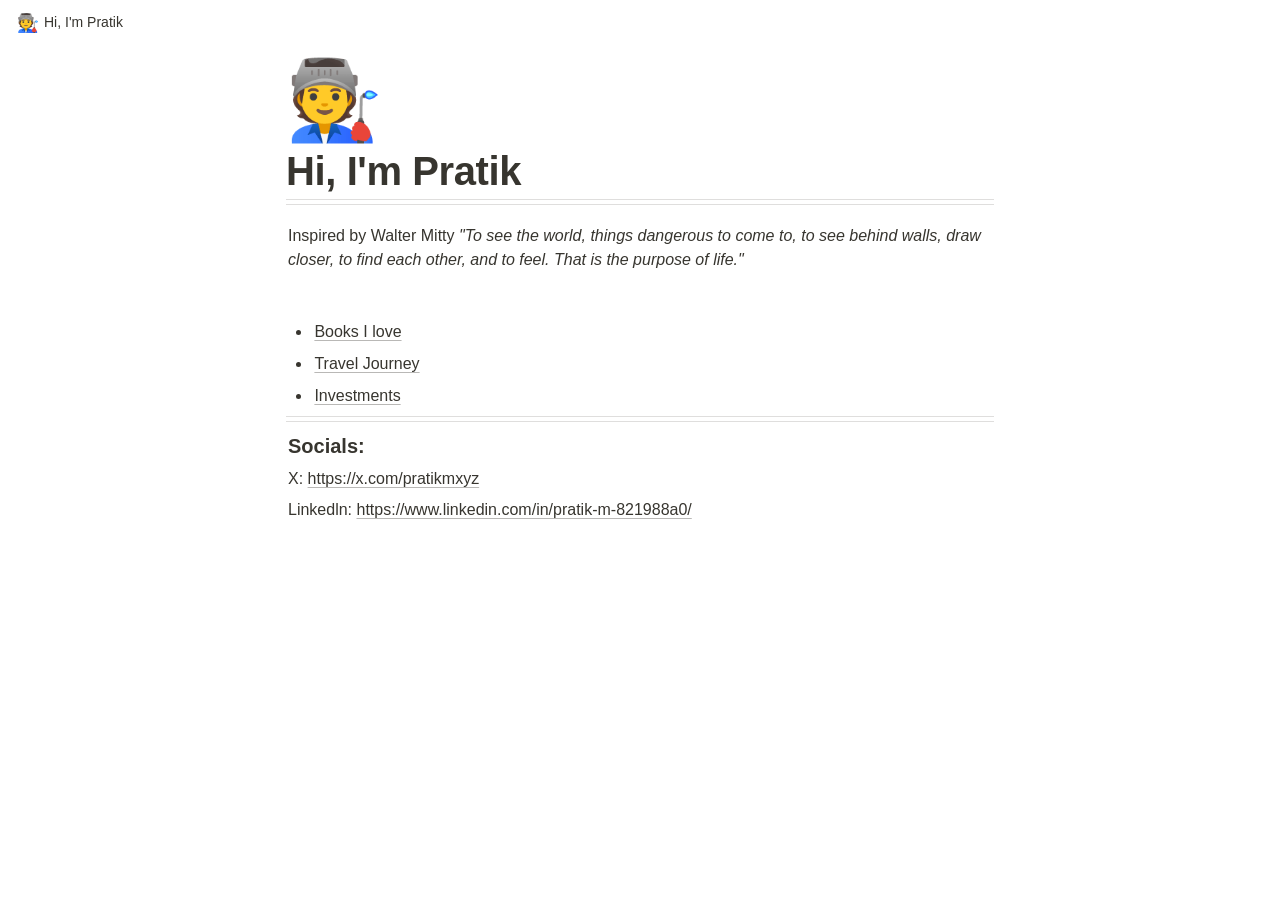
<file: index.html>
<!DOCTYPE html>
<html lang="en">
<head>
  <meta charset="utf-8">
  <meta name="viewport" content="width=device-width, initial-scale=1">
  <title>Hi, I'm Pratik</title>
  <meta name="description" content="Books I love, Travel Journey, Investments">
  <link rel="stylesheet" href="styles.css">
</head>
<body>
  <nav class="topbar">
    <a href="index.html">
      <span class="crumb-icon">🧑‍🏭</span>
      <span class="crumb-title">Hi, I'm Pratik</span>
    </a>
  </nav>
  <main class="page">
    <div class="page-icon-wrap" aria-hidden="true">🧑‍🏭</div>
    <h1 class="page-title">Hi, I'm Pratik</h1>

    <hr class="divider">
    <hr class="divider">

    <p class="quote-line">Inspired by Walter Mitty <em>"To see the world, things dangerous to come to, to see behind walls, draw closer, to find each other, and to feel. That is the purpose of life."</em>  </p>

    <p class="block empty"></p>

    <ul class="bullets">
      <li><a href="books.html">Books I love</a></li>
      <li><a href="travel.html">Travel Journey</a></li>
      <li><a href="https://levitatelabs.xyz" target="_blank" rel="noopener">Investments</a></li>
    </ul>

    <hr class="divider">
    <hr class="divider">

    <h3 class="subhead">Socials:</h3>
    <p class="block">X: <a href="https://x.com/pratikmxyz" target="_blank" rel="noopener">https://x.com/pratikmxyz</a></p>
    <p class="block">Linkedln: <a href="https://www.linkedin.com/in/pratik-m-821988a0/" target="_blank" rel="noopener">https://www.linkedin.com/in/pratik-m-821988a0/</a></p>
  </main>
</body>
</html>
</file>
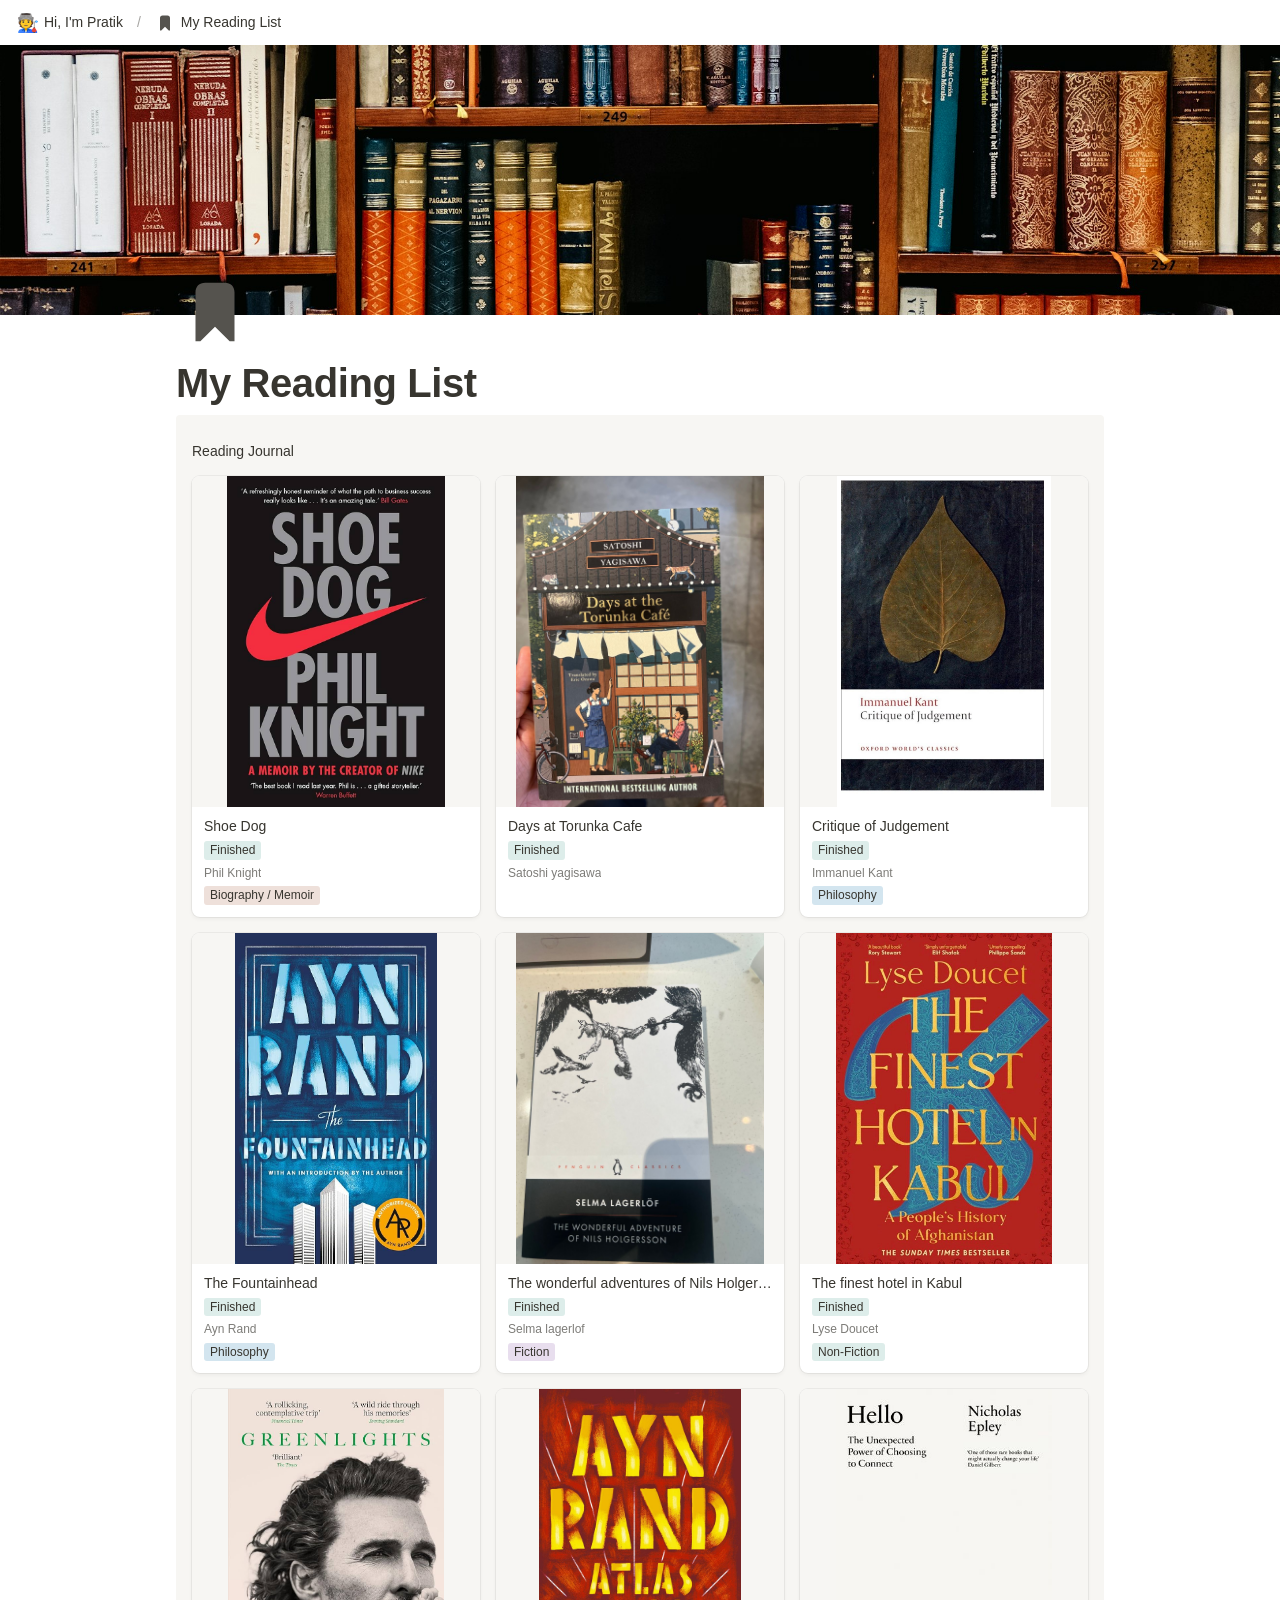
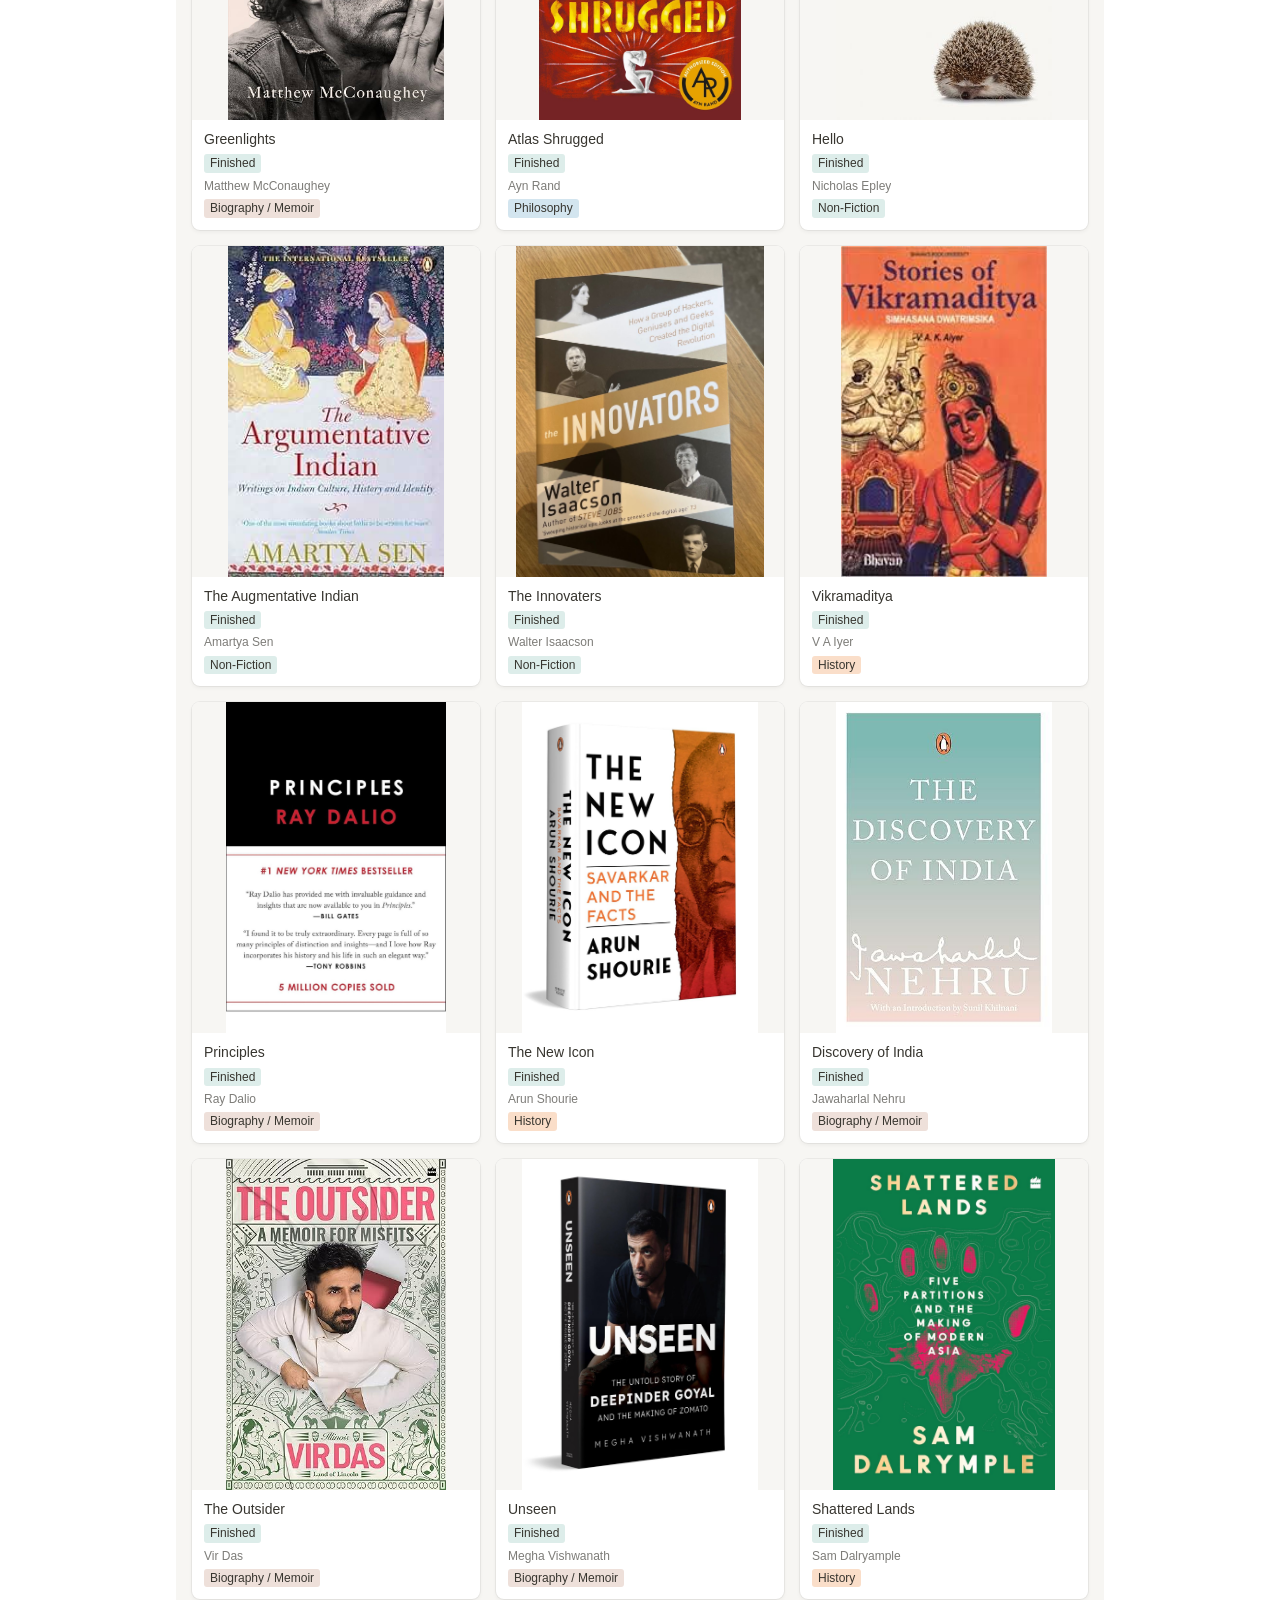
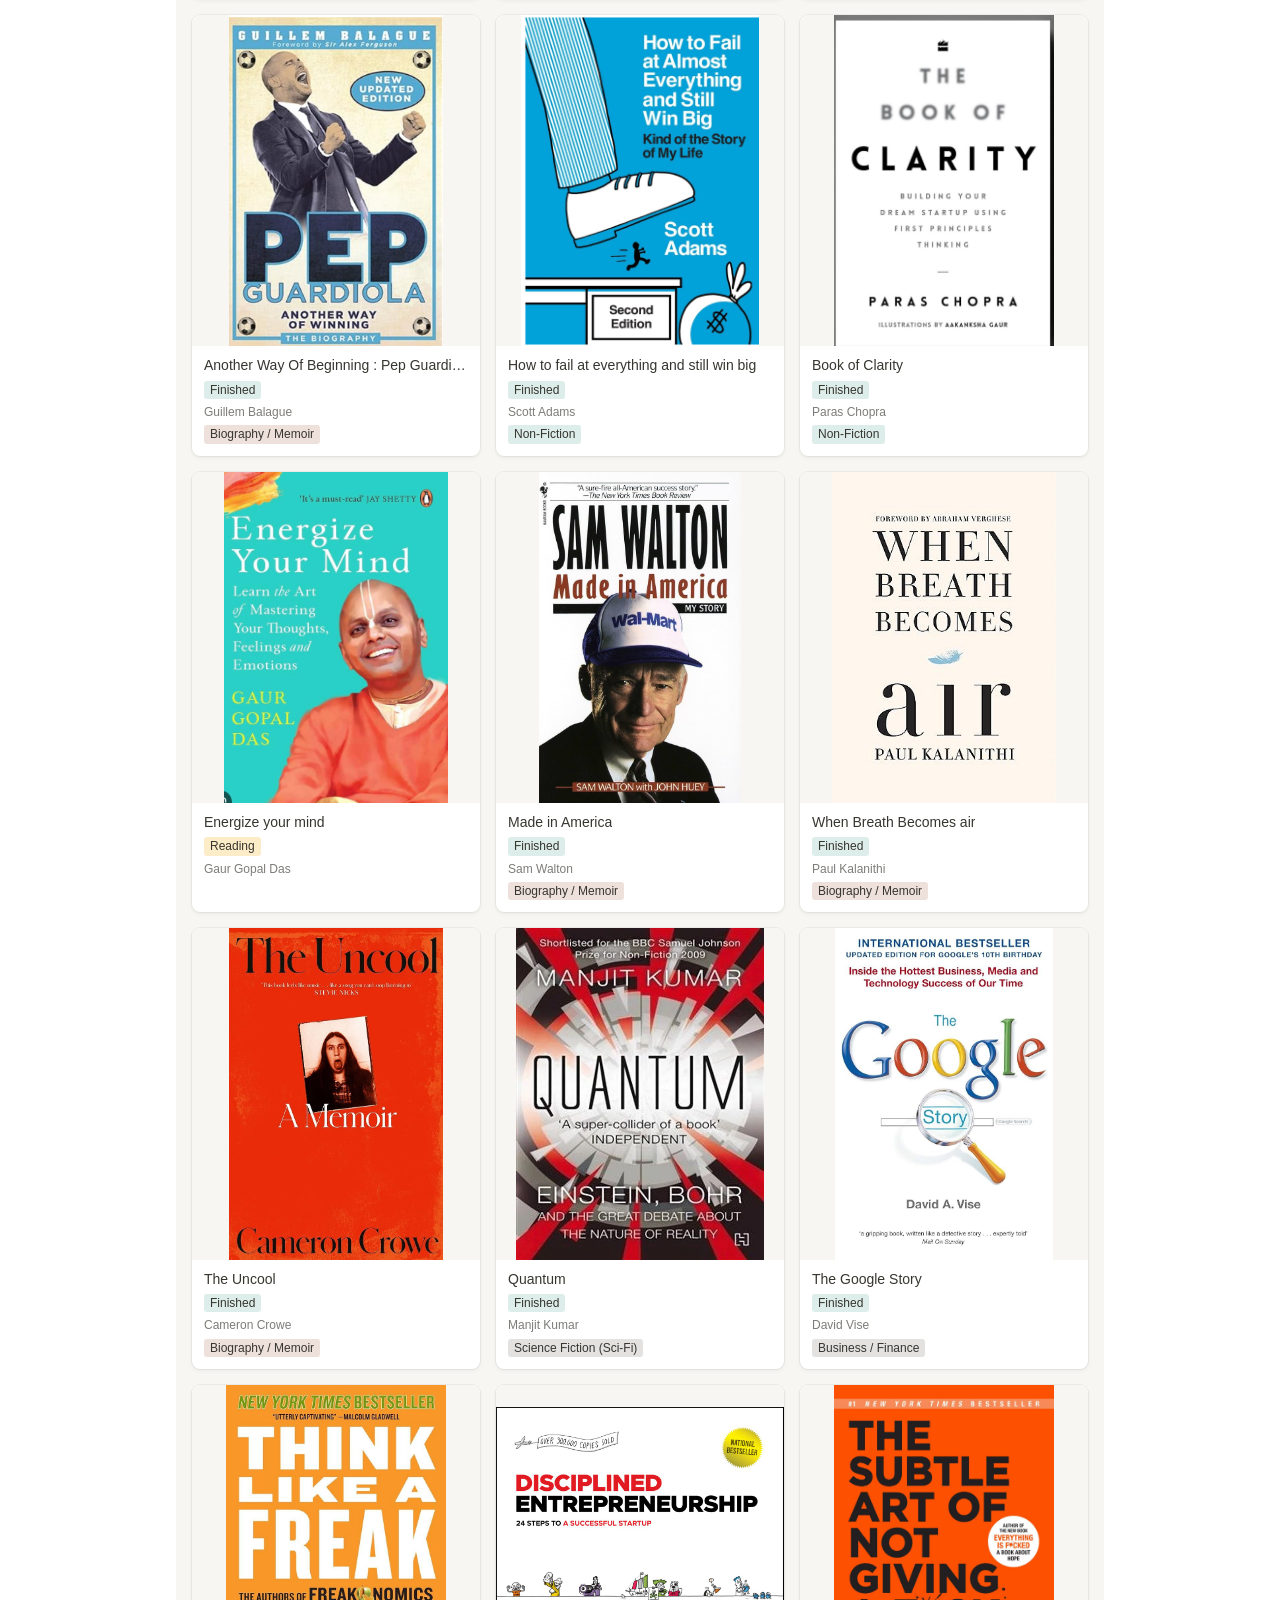
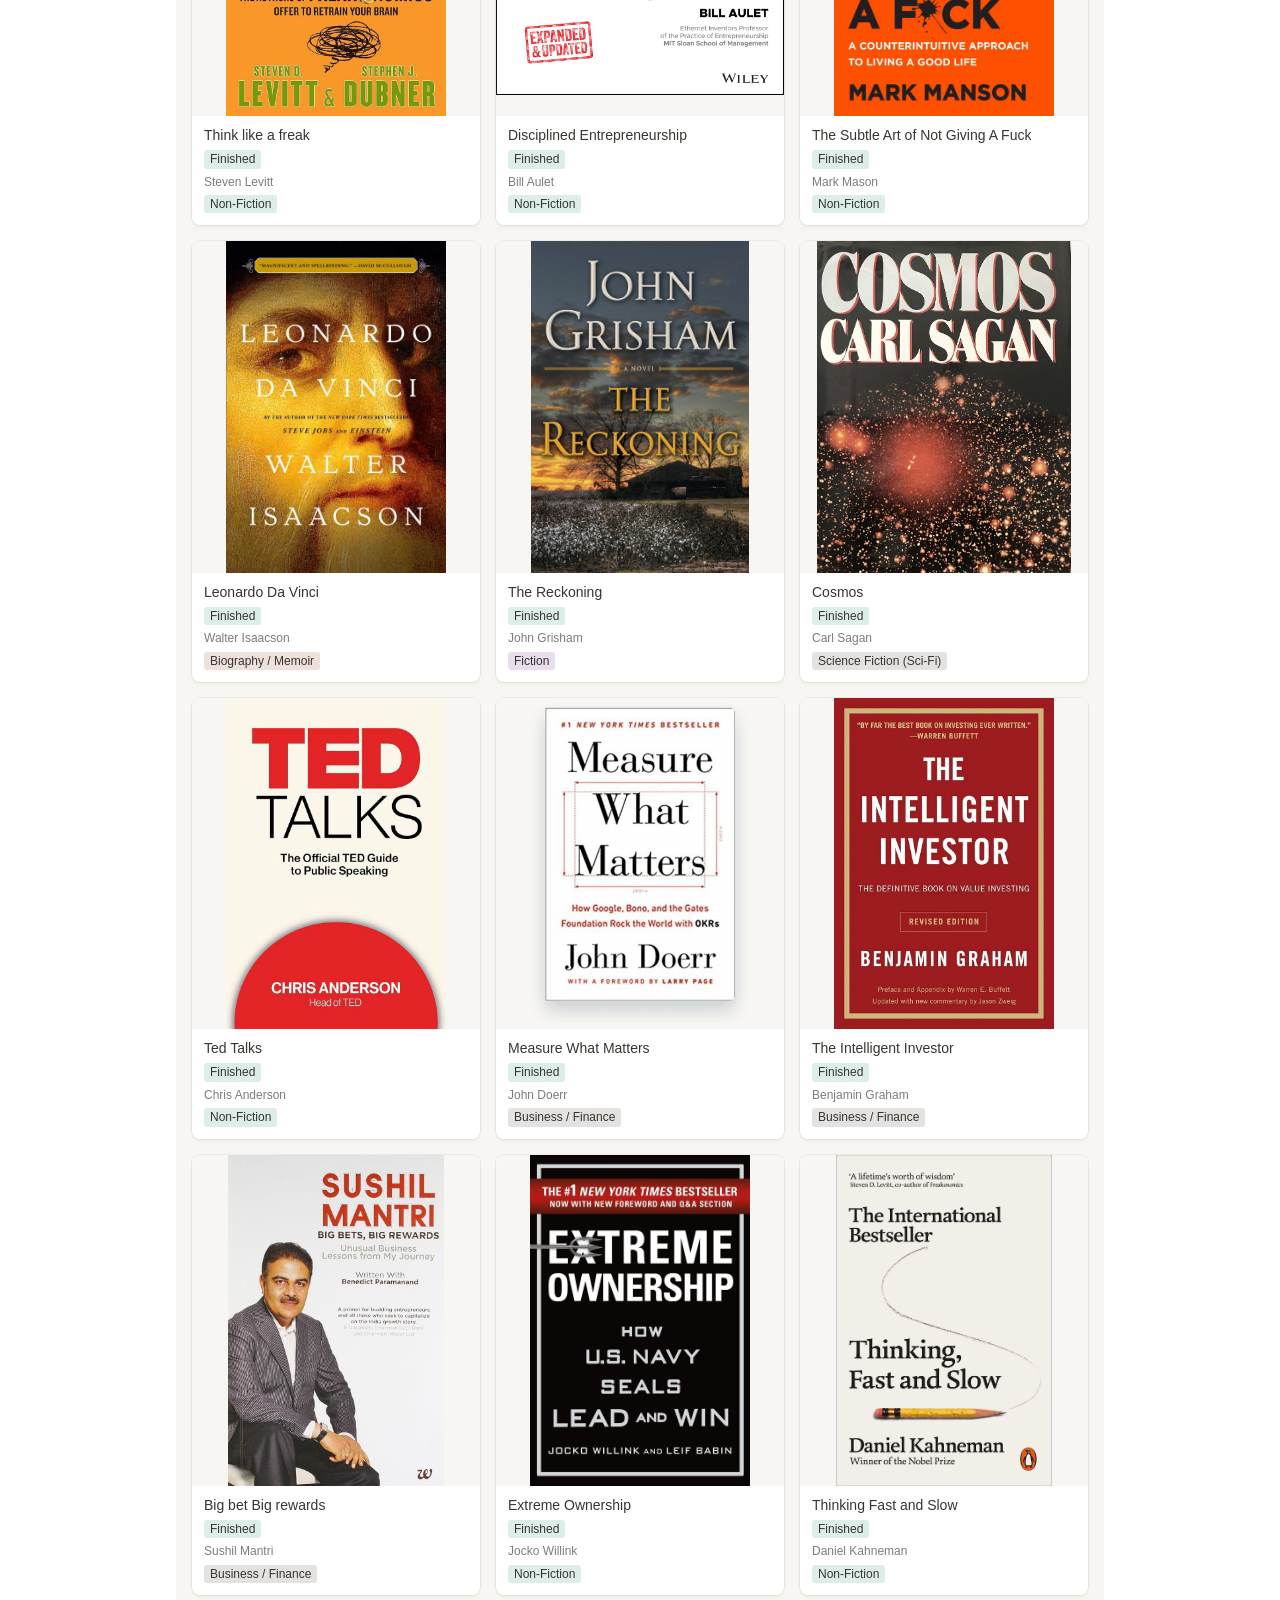
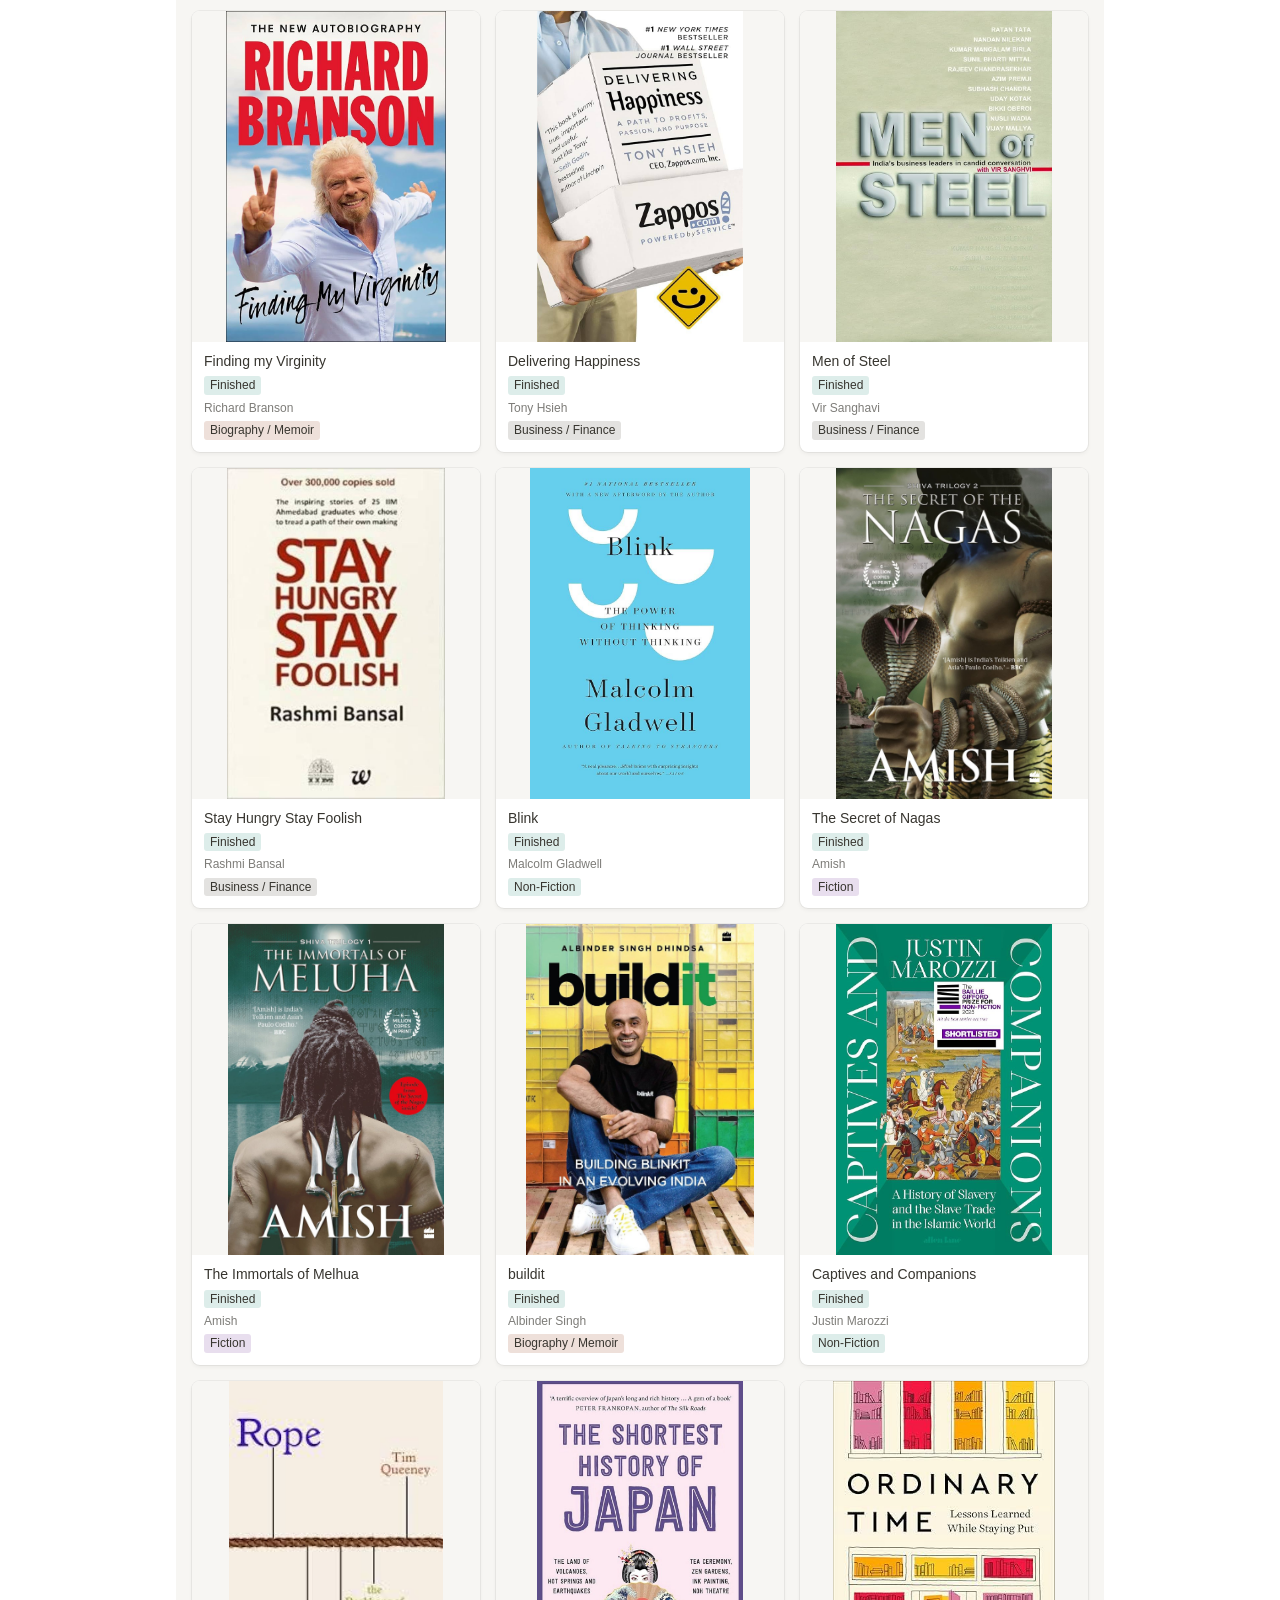
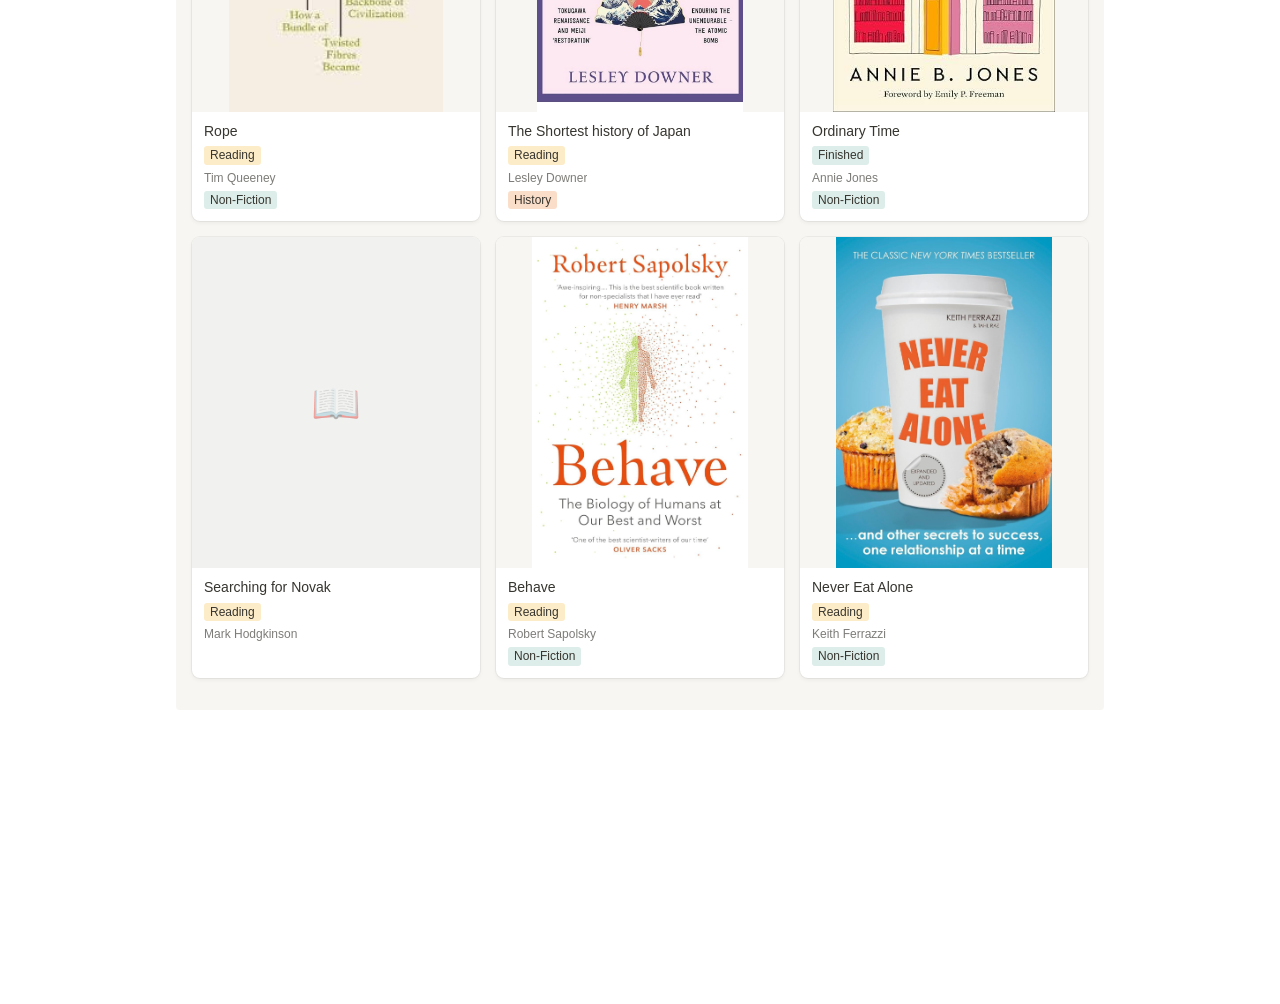
<file: books.html>
<!DOCTYPE html>
<html lang="en">
<head>
  <meta charset="utf-8">
  <meta name="viewport" content="width=device-width, initial-scale=1">
  <title>My Reading List</title>
  <link rel="stylesheet" href="styles.css">
</head>
<body>
  <nav class="topbar">
    <a href="index.html">
      <span class="crumb-icon">🧑‍🏭</span>
      <span class="crumb-title">Hi, I'm Pratik</span>
    </a>
    <span class="sep">/</span>
    <a href="books.html">
      <span class="crumb-icon"><img src="assets/bookmark.svg" alt=""></span>
      <span class="crumb-title">My Reading List</span>
    </a>
  </nav>
  <img class="cover cover-books" src="assets/books-cover.jpg" alt="">
  <main class="page has-cover">
    <div class="page-icon-wrap"><img src="assets/bookmark.svg" alt=""></div>
    <h1 class="page-title">My Reading List</h1>
    <div class="callout">
      <div class="collection-label">Reading Journal</div>
      <div class="gallery">
<article class="card"><div class="card-cover contain"><img src="assets/books/2b56eb40-4fa0-8058-9d00-dfd5026805fa.jpg" alt=""></div><div class="card-body"><div class="card-title"><span>Shoe Dog</span></div><div class="pills"><span class="pill status-Finished">Finished</span></div><div class="pills"><span class="pill muted">Phil Knight</span></div><div class="pills"><span class="pill genre-Biography">Biography / Memoir</span></div></div></article>
<article class="card"><div class="card-cover contain"><img src="assets/books/3636eb40-4fa0-800b-a274-dec257f30102.jpg" alt=""></div><div class="card-body"><div class="card-title"><span>Days at Torunka Cafe</span></div><div class="pills"><span class="pill status-Finished">Finished</span></div><div class="pills"><span class="pill muted">Satoshi yagisawa</span></div></div></article>
<article class="card"><div class="card-cover contain"><img src="assets/books/3276eb40-4fa0-80de-a4d1-df1404410167.jpg" alt=""></div><div class="card-body"><div class="card-title"><span>Critique of Judgement</span></div><div class="pills"><span class="pill status-Finished">Finished</span></div><div class="pills"><span class="pill muted">Immanuel Kant</span></div><div class="pills"><span class="pill genre-Philosophy">Philosophy</span></div></div></article>
<article class="card"><div class="card-cover contain"><img src="assets/books/3676eb40-4fa0-808c-ad23-f8109b49b2a4.jpg" alt=""></div><div class="card-body"><div class="card-title"><span>The Fountainhead</span></div><div class="pills"><span class="pill status-Finished">Finished</span></div><div class="pills"><span class="pill muted">Ayn Rand</span></div><div class="pills"><span class="pill genre-Philosophy">Philosophy</span></div></div></article>
<article class="card"><div class="card-cover contain"><img src="assets/books/3466eb40-4fa0-80b9-8e3f-ea86396b4d3d.jpg" alt=""></div><div class="card-body"><div class="card-title"><span>The wonderful adventures of Nils Holgersson</span></div><div class="pills"><span class="pill status-Finished">Finished</span></div><div class="pills"><span class="pill muted">Selma lagerlof</span></div><div class="pills"><span class="pill genre-Fiction">Fiction</span></div></div></article>
<article class="card"><div class="card-cover contain"><img src="assets/books/37f6eb40-4fa0-80d2-9a5b-e44d4dd401e1.jpg" alt=""></div><div class="card-body"><div class="card-title"><span>The finest hotel in Kabul</span></div><div class="pills"><span class="pill status-Finished">Finished</span></div><div class="pills"><span class="pill muted">Lyse Doucet</span></div><div class="pills"><span class="pill genre-Non-Fiction">Non-Fiction</span></div></div></article>
<article class="card"><div class="card-cover contain"><img src="assets/books/2b56eb40-4fa0-8148-a3d4-dae18f00c036.jpg" alt=""></div><div class="card-body"><div class="card-title"><span>Greenlights</span></div><div class="pills"><span class="pill status-Finished">Finished</span></div><div class="pills"><span class="pill muted">Matthew McConaughey</span></div><div class="pills"><span class="pill genre-Biography">Biography / Memoir</span></div></div></article>
<article class="card"><div class="card-cover contain"><img src="assets/books/2b66eb40-4fa0-802c-9582-cfa4248675d1.jpg" alt=""></div><div class="card-body"><div class="card-title"><span>Atlas Shrugged</span></div><div class="pills"><span class="pill status-Finished">Finished</span></div><div class="pills"><span class="pill muted">Ayn Rand</span></div><div class="pills"><span class="pill genre-Philosophy">Philosophy</span></div></div></article>
<article class="card"><div class="card-cover contain"><img src="assets/books/37f6eb40-4fa0-8015-9cde-dd30c80611c3.jpg" alt=""></div><div class="card-body"><div class="card-title"><span>Hello</span></div><div class="pills"><span class="pill status-Finished">Finished</span></div><div class="pills"><span class="pill muted">Nicholas Epley</span></div><div class="pills"><span class="pill genre-Non-Fiction">Non-Fiction</span></div></div></article>
<article class="card"><div class="card-cover contain"><img src="assets/books/34c6eb40-4fa0-808f-b59d-d3275a31576b.jpg" alt=""></div><div class="card-body"><div class="card-title"><span>The Augmentative Indian</span></div><div class="pills"><span class="pill status-Finished">Finished</span></div><div class="pills"><span class="pill muted">Amartya Sen</span></div><div class="pills"><span class="pill genre-Non-Fiction">Non-Fiction</span></div></div></article>
<article class="card"><div class="card-cover contain"><img src="assets/books/3386eb40-4fa0-8036-852e-faeb13d67bf4.jpg" alt=""></div><div class="card-body"><div class="card-title"><span>The Innovaters</span></div><div class="pills"><span class="pill status-Finished">Finished</span></div><div class="pills"><span class="pill muted">Walter Isaacson</span></div><div class="pills"><span class="pill genre-Non-Fiction">Non-Fiction</span></div></div></article>
<article class="card"><div class="card-cover contain"><img src="assets/books/31c6eb40-4fa0-805d-a0bd-ef9988f64391.jpg" alt=""></div><div class="card-body"><div class="card-title"><span>Vikramaditya</span></div><div class="pills"><span class="pill status-Finished">Finished</span></div><div class="pills"><span class="pill muted">V A Iyer</span></div><div class="pills"><span class="pill genre-History">History</span></div></div></article>
<article class="card"><div class="card-cover contain"><img src="assets/books/2e26eb40-4fa0-8099-a267-c83a90c7e6ea.jpg" alt=""></div><div class="card-body"><div class="card-title"><span>Principles</span></div><div class="pills"><span class="pill status-Finished">Finished</span></div><div class="pills"><span class="pill muted">Ray Dalio</span></div><div class="pills"><span class="pill genre-Biography">Biography / Memoir</span></div></div></article>
<article class="card"><div class="card-cover contain"><img src="assets/books/2d96eb40-4fa0-8001-993c-d788843f6f30.jpg" alt=""></div><div class="card-body"><div class="card-title"><span>The New Icon</span></div><div class="pills"><span class="pill status-Finished">Finished</span></div><div class="pills"><span class="pill muted">Arun Shourie</span></div><div class="pills"><span class="pill genre-History">History</span></div></div></article>
<article class="card"><div class="card-cover contain"><img src="assets/books/2b56eb40-4fa0-8098-8d27-dc9196500c0b.jpg" alt=""></div><div class="card-body"><div class="card-title"><span>Discovery of India</span></div><div class="pills"><span class="pill status-Finished">Finished</span></div><div class="pills"><span class="pill muted">Jawaharlal Nehru</span></div><div class="pills"><span class="pill genre-Biography">Biography / Memoir</span></div></div></article>
<article class="card"><div class="card-cover contain"><img src="assets/books/2b56eb40-4fa0-80ee-8eab-d959eaa8a2f2.jpg" alt=""></div><div class="card-body"><div class="card-title"><span>The Outsider</span></div><div class="pills"><span class="pill status-Finished">Finished</span></div><div class="pills"><span class="pill muted">Vir Das</span></div><div class="pills"><span class="pill genre-Biography">Biography / Memoir</span></div></div></article>
<article class="card"><div class="card-cover contain"><img src="assets/books/2b56eb40-4fa0-802b-bbaa-fdff83fa5eb0.jpg" alt=""></div><div class="card-body"><div class="card-title"><span>Unseen</span></div><div class="pills"><span class="pill status-Finished">Finished</span></div><div class="pills"><span class="pill muted">Megha Vishwanath</span></div><div class="pills"><span class="pill genre-Biography">Biography / Memoir</span></div></div></article>
<article class="card"><div class="card-cover contain"><img src="assets/books/2b56eb40-4fa0-804e-b4b4-e9194b521aed.jpg" alt=""></div><div class="card-body"><div class="card-title"><span>Shattered Lands</span></div><div class="pills"><span class="pill status-Finished">Finished</span></div><div class="pills"><span class="pill muted">Sam Dalryample</span></div><div class="pills"><span class="pill genre-History">History</span></div></div></article>
<article class="card"><div class="card-cover contain"><img src="assets/books/34c6eb40-4fa0-80fd-befa-d772cdb82122.png" alt=""></div><div class="card-body"><div class="card-title"><span>Another Way Of Beginning : Pep Guardiola</span></div><div class="pills"><span class="pill status-Finished">Finished</span></div><div class="pills"><span class="pill muted">Guillem Balague</span></div><div class="pills"><span class="pill genre-Biography">Biography / Memoir</span></div></div></article>
<article class="card"><div class="card-cover contain"><img src="assets/books/34c6eb40-4fa0-80dd-afa7-d0eef0fb6bbe.png" alt=""></div><div class="card-body"><div class="card-title"><span>How to fail at everything and still win big</span></div><div class="pills"><span class="pill status-Finished">Finished</span></div><div class="pills"><span class="pill muted">Scott Adams</span></div><div class="pills"><span class="pill genre-Non-Fiction">Non-Fiction</span></div></div></article>
<article class="card"><div class="card-cover contain"><img src="assets/books/3556eb40-4fa0-8043-b392-c067a66fb866.jpg" alt=""></div><div class="card-body"><div class="card-title"><span>Book of Clarity</span></div><div class="pills"><span class="pill status-Finished">Finished</span></div><div class="pills"><span class="pill muted">Paras Chopra</span></div><div class="pills"><span class="pill genre-Non-Fiction">Non-Fiction</span></div></div></article>
<article class="card"><div class="card-cover contain"><img src="assets/books/3556eb40-4fa0-80f4-866c-c68c3a15e390.jpg" alt=""></div><div class="card-body"><div class="card-title"><span>Energize your mind</span></div><div class="pills"><span class="pill status-Reading">Reading</span></div><div class="pills"><span class="pill muted">Gaur Gopal Das</span></div></div></article>
<article class="card"><div class="card-cover contain"><img src="assets/books/3676eb40-4fa0-805e-b1af-f8e2340f4161.jpg" alt=""></div><div class="card-body"><div class="card-title"><span>Made in America</span></div><div class="pills"><span class="pill status-Finished">Finished</span></div><div class="pills"><span class="pill muted">Sam Walton</span></div><div class="pills"><span class="pill genre-Biography">Biography / Memoir</span></div></div></article>
<article class="card"><div class="card-cover contain"><img src="assets/books/3676eb40-4fa0-80f5-b0dd-eebf16b50561.jpg" alt=""></div><div class="card-body"><div class="card-title"><span>When Breath Becomes air</span></div><div class="pills"><span class="pill status-Finished">Finished</span></div><div class="pills"><span class="pill muted">Paul Kalanithi</span></div><div class="pills"><span class="pill genre-Biography">Biography / Memoir</span></div></div></article>
<article class="card"><div class="card-cover contain"><img src="assets/books/3676eb40-4fa0-804b-ba54-d2ab41811e57.jpg" alt=""></div><div class="card-body"><div class="card-title"><span>The Uncool</span></div><div class="pills"><span class="pill status-Finished">Finished</span></div><div class="pills"><span class="pill muted">Cameron Crowe</span></div><div class="pills"><span class="pill genre-Biography">Biography / Memoir</span></div></div></article>
<article class="card"><div class="card-cover contain"><img src="assets/books/3676eb40-4fa0-8078-9b07-dc4ef7f639a6.webp" alt=""></div><div class="card-body"><div class="card-title"><span>Quantum</span></div><div class="pills"><span class="pill status-Finished">Finished</span></div><div class="pills"><span class="pill muted">Manjit Kumar</span></div><div class="pills"><span class="pill genre-Science-Fiction-(Sci-Fi)">Science Fiction (Sci-Fi)</span></div></div></article>
<article class="card"><div class="card-cover contain"><img src="assets/books/3676eb40-4fa0-80ac-b597-d1f3b6e23b01.jpg" alt=""></div><div class="card-body"><div class="card-title"><span>The Google Story</span></div><div class="pills"><span class="pill status-Finished">Finished</span></div><div class="pills"><span class="pill muted">David Vise</span></div><div class="pills"><span class="pill genre-Business">Business / Finance</span></div></div></article>
<article class="card"><div class="card-cover contain"><img src="assets/books/3676eb40-4fa0-80ac-8a85-e460a4e440c1.jpg" alt=""></div><div class="card-body"><div class="card-title"><span>Think like a freak</span></div><div class="pills"><span class="pill status-Finished">Finished</span></div><div class="pills"><span class="pill muted">Steven Levitt</span></div><div class="pills"><span class="pill genre-Non-Fiction">Non-Fiction</span></div></div></article>
<article class="card"><div class="card-cover contain"><img src="assets/books/3676eb40-4fa0-80a0-bc0f-db5fb1ed8a81.jpg" alt=""></div><div class="card-body"><div class="card-title"><span>Disciplined Entrepreneurship</span></div><div class="pills"><span class="pill status-Finished">Finished</span></div><div class="pills"><span class="pill muted">Bill Aulet</span></div><div class="pills"><span class="pill genre-Non-Fiction">Non-Fiction</span></div></div></article>
<article class="card"><div class="card-cover contain"><img src="assets/books/3676eb40-4fa0-8098-8389-f784160ca4a5.jpg" alt=""></div><div class="card-body"><div class="card-title"><span>The Subtle Art of Not Giving A Fuck</span></div><div class="pills"><span class="pill status-Finished">Finished</span></div><div class="pills"><span class="pill muted">Mark Mason</span></div><div class="pills"><span class="pill genre-Non-Fiction">Non-Fiction</span></div></div></article>
<article class="card"><div class="card-cover contain"><img src="assets/books/3676eb40-4fa0-8004-9dd9-e1eaa484fad5.jpg" alt=""></div><div class="card-body"><div class="card-title"><span>Leonardo Da Vinci</span></div><div class="pills"><span class="pill status-Finished">Finished</span></div><div class="pills"><span class="pill muted">Walter Isaacson</span></div><div class="pills"><span class="pill genre-Biography">Biography / Memoir</span></div></div></article>
<article class="card"><div class="card-cover contain"><img src="assets/books/3676eb40-4fa0-8033-8238-cba72f64fec1.jpg" alt=""></div><div class="card-body"><div class="card-title"><span>The Reckoning</span></div><div class="pills"><span class="pill status-Finished">Finished</span></div><div class="pills"><span class="pill muted">John Grisham</span></div><div class="pills"><span class="pill genre-Fiction">Fiction</span></div></div></article>
<article class="card"><div class="card-cover contain"><img src="assets/books/3676eb40-4fa0-802c-890c-e4194585852c.jpg" alt=""></div><div class="card-body"><div class="card-title"><span>Cosmos</span></div><div class="pills"><span class="pill status-Finished">Finished</span></div><div class="pills"><span class="pill muted">Carl Sagan</span></div><div class="pills"><span class="pill genre-Science-Fiction-(Sci-Fi)">Science Fiction (Sci-Fi)</span></div></div></article>
<article class="card"><div class="card-cover contain"><img src="assets/books/3676eb40-4fa0-80a1-91a2-f6a700b357cd.jpg" alt=""></div><div class="card-body"><div class="card-title"><span>Ted Talks</span></div><div class="pills"><span class="pill status-Finished">Finished</span></div><div class="pills"><span class="pill muted">Chris Anderson</span></div><div class="pills"><span class="pill genre-Non-Fiction">Non-Fiction</span></div></div></article>
<article class="card"><div class="card-cover contain"><img src="assets/books/3676eb40-4fa0-8096-8d6a-d7929cfab4d4.png" alt=""></div><div class="card-body"><div class="card-title"><span>Measure What Matters</span></div><div class="pills"><span class="pill status-Finished">Finished</span></div><div class="pills"><span class="pill muted">John Doerr</span></div><div class="pills"><span class="pill genre-Business">Business / Finance</span></div></div></article>
<article class="card"><div class="card-cover contain"><img src="assets/books/3676eb40-4fa0-8021-9596-da0e14e7e01f.jpg" alt=""></div><div class="card-body"><div class="card-title"><span>The Intelligent Investor</span></div><div class="pills"><span class="pill status-Finished">Finished</span></div><div class="pills"><span class="pill muted">Benjamin Graham</span></div><div class="pills"><span class="pill genre-Business">Business / Finance</span></div></div></article>
<article class="card"><div class="card-cover contain"><img src="assets/books/3676eb40-4fa0-801d-bba5-ed8eda7e4efd.jpg" alt=""></div><div class="card-body"><div class="card-title"><span>Big bet Big rewards</span></div><div class="pills"><span class="pill status-Finished">Finished</span></div><div class="pills"><span class="pill muted">Sushil Mantri</span></div><div class="pills"><span class="pill genre-Business">Business / Finance</span></div></div></article>
<article class="card"><div class="card-cover contain"><img src="assets/books/3676eb40-4fa0-80a7-b4ba-e446037e5c2f.jpg" alt=""></div><div class="card-body"><div class="card-title"><span>Extreme Ownership</span></div><div class="pills"><span class="pill status-Finished">Finished</span></div><div class="pills"><span class="pill muted">Jocko Willink</span></div><div class="pills"><span class="pill genre-Non-Fiction">Non-Fiction</span></div></div></article>
<article class="card"><div class="card-cover contain"><img src="assets/books/3676eb40-4fa0-806d-9772-d99b04b5c249.jpg" alt=""></div><div class="card-body"><div class="card-title"><span>Thinking Fast and Slow</span></div><div class="pills"><span class="pill status-Finished">Finished</span></div><div class="pills"><span class="pill muted">Daniel Kahneman</span></div><div class="pills"><span class="pill genre-Non-Fiction">Non-Fiction</span></div></div></article>
<article class="card"><div class="card-cover contain"><img src="assets/books/3676eb40-4fa0-8010-96a1-ef1215f6c141.jpg" alt=""></div><div class="card-body"><div class="card-title"><span>Finding my Virginity</span></div><div class="pills"><span class="pill status-Finished">Finished</span></div><div class="pills"><span class="pill muted">Richard Branson</span></div><div class="pills"><span class="pill genre-Biography">Biography / Memoir</span></div></div></article>
<article class="card"><div class="card-cover contain"><img src="assets/books/3676eb40-4fa0-8049-b6f4-fed8f726b3f7.jpg" alt=""></div><div class="card-body"><div class="card-title"><span>Delivering Happiness</span></div><div class="pills"><span class="pill status-Finished">Finished</span></div><div class="pills"><span class="pill muted">Tony Hsieh</span></div><div class="pills"><span class="pill genre-Business">Business / Finance</span></div></div></article>
<article class="card"><div class="card-cover contain"><img src="assets/books/3676eb40-4fa0-809c-8f7c-c2db8dfb32bd.jpg" alt=""></div><div class="card-body"><div class="card-title"><span>Men of Steel</span></div><div class="pills"><span class="pill status-Finished">Finished</span></div><div class="pills"><span class="pill muted">Vir Sanghavi</span></div><div class="pills"><span class="pill genre-Business">Business / Finance</span></div></div></article>
<article class="card"><div class="card-cover contain"><img src="assets/books/3676eb40-4fa0-80e4-aae3-e56aa6db5350.jpg" alt=""></div><div class="card-body"><div class="card-title"><span>Stay Hungry Stay Foolish</span></div><div class="pills"><span class="pill status-Finished">Finished</span></div><div class="pills"><span class="pill muted">Rashmi Bansal</span></div><div class="pills"><span class="pill genre-Business">Business / Finance</span></div></div></article>
<article class="card"><div class="card-cover contain"><img src="assets/books/3676eb40-4fa0-806a-adce-f731de6b6419.jpg" alt=""></div><div class="card-body"><div class="card-title"><span>Blink</span></div><div class="pills"><span class="pill status-Finished">Finished</span></div><div class="pills"><span class="pill muted">Malcolm Gladwell</span></div><div class="pills"><span class="pill genre-Non-Fiction">Non-Fiction</span></div></div></article>
<article class="card"><div class="card-cover contain"><img src="assets/books/3676eb40-4fa0-80ee-9802-f893490f593a.jpg" alt=""></div><div class="card-body"><div class="card-title"><span>The Secret of Nagas</span></div><div class="pills"><span class="pill status-Finished">Finished</span></div><div class="pills"><span class="pill muted">Amish</span></div><div class="pills"><span class="pill genre-Fiction">Fiction</span></div></div></article>
<article class="card"><div class="card-cover contain"><img src="assets/books/3676eb40-4fa0-807f-8c59-f150d348a913.jpg" alt=""></div><div class="card-body"><div class="card-title"><span>The Immortals of Melhua</span></div><div class="pills"><span class="pill status-Finished">Finished</span></div><div class="pills"><span class="pill muted">Amish</span></div><div class="pills"><span class="pill genre-Fiction">Fiction</span></div></div></article>
<article class="card"><div class="card-cover contain"><img src="assets/books/36c6eb40-4fa0-80cb-a3bf-fd6550e6f340.jpg" alt=""></div><div class="card-body"><div class="card-title"><span>buildit</span></div><div class="pills"><span class="pill status-Finished">Finished</span></div><div class="pills"><span class="pill muted">Albinder Singh</span></div><div class="pills"><span class="pill genre-Biography">Biography / Memoir</span></div></div></article>
<article class="card"><div class="card-cover contain"><img src="assets/books/36c6eb40-4fa0-800d-9074-f4c753032953.jpg" alt=""></div><div class="card-body"><div class="card-title"><span>Captives and Companions</span></div><div class="pills"><span class="pill status-Finished">Finished</span></div><div class="pills"><span class="pill muted">Justin Marozzi</span></div><div class="pills"><span class="pill genre-Non-Fiction">Non-Fiction</span></div></div></article>
<article class="card"><div class="card-cover contain"><img src="assets/books/3826eb40-4fa0-8065-ae1d-da3c2be84ada.jpg" alt=""></div><div class="card-body"><div class="card-title"><span>Rope</span></div><div class="pills"><span class="pill status-Reading">Reading</span></div><div class="pills"><span class="pill muted">Tim Queeney</span></div><div class="pills"><span class="pill genre-Non-Fiction">Non-Fiction</span></div></div></article>
<article class="card"><div class="card-cover contain"><img src="assets/books/3866eb40-4fa0-80fe-af25-f772d91e5d3d.jpg" alt=""></div><div class="card-body"><div class="card-title"><span>The Shortest history of Japan</span></div><div class="pills"><span class="pill status-Reading">Reading</span></div><div class="pills"><span class="pill muted">Lesley Downer</span></div><div class="pills"><span class="pill genre-History">History</span></div></div></article>
<article class="card"><div class="card-cover contain"><img src="assets/books/3866eb40-4fa0-80c1-9f05-f5c7d9d75de8.jpg" alt=""></div><div class="card-body"><div class="card-title"><span>Ordinary Time</span></div><div class="pills"><span class="pill status-Finished">Finished</span></div><div class="pills"><span class="pill muted">Annie Jones</span></div><div class="pills"><span class="pill genre-Non-Fiction">Non-Fiction</span></div></div></article>
<article class="card"><div class="card-cover contain"><span class="placeholder">📖</span></div><div class="card-body"><div class="card-title"><span>Searching for Novak</span></div><div class="pills"><span class="pill status-Reading">Reading</span></div><div class="pills"><span class="pill muted">Mark Hodgkinson</span></div></div></article>
<article class="card"><div class="card-cover contain"><img src="assets/books/3c56eb40-4fa0-806b-9bd7-e1b45faa02ef.jpg" alt=""></div><div class="card-body"><div class="card-title"><span>Behave</span></div><div class="pills"><span class="pill status-Reading">Reading</span></div><div class="pills"><span class="pill muted">Robert Sapolsky</span></div><div class="pills"><span class="pill genre-Non-Fiction">Non-Fiction</span></div></div></article>
<article class="card"><div class="card-cover contain"><img src="assets/books/3c56eb40-4fa0-801d-bc47-c1a83f2bef66.jpg" alt=""></div><div class="card-body"><div class="card-title"><span>Never Eat Alone</span></div><div class="pills"><span class="pill status-Reading">Reading</span></div><div class="pills"><span class="pill muted">Keith Ferrazzi</span></div><div class="pills"><span class="pill genre-Non-Fiction">Non-Fiction</span></div></div></article>
      </div>
    </div>
  </main>
</body>
</html>
</file>
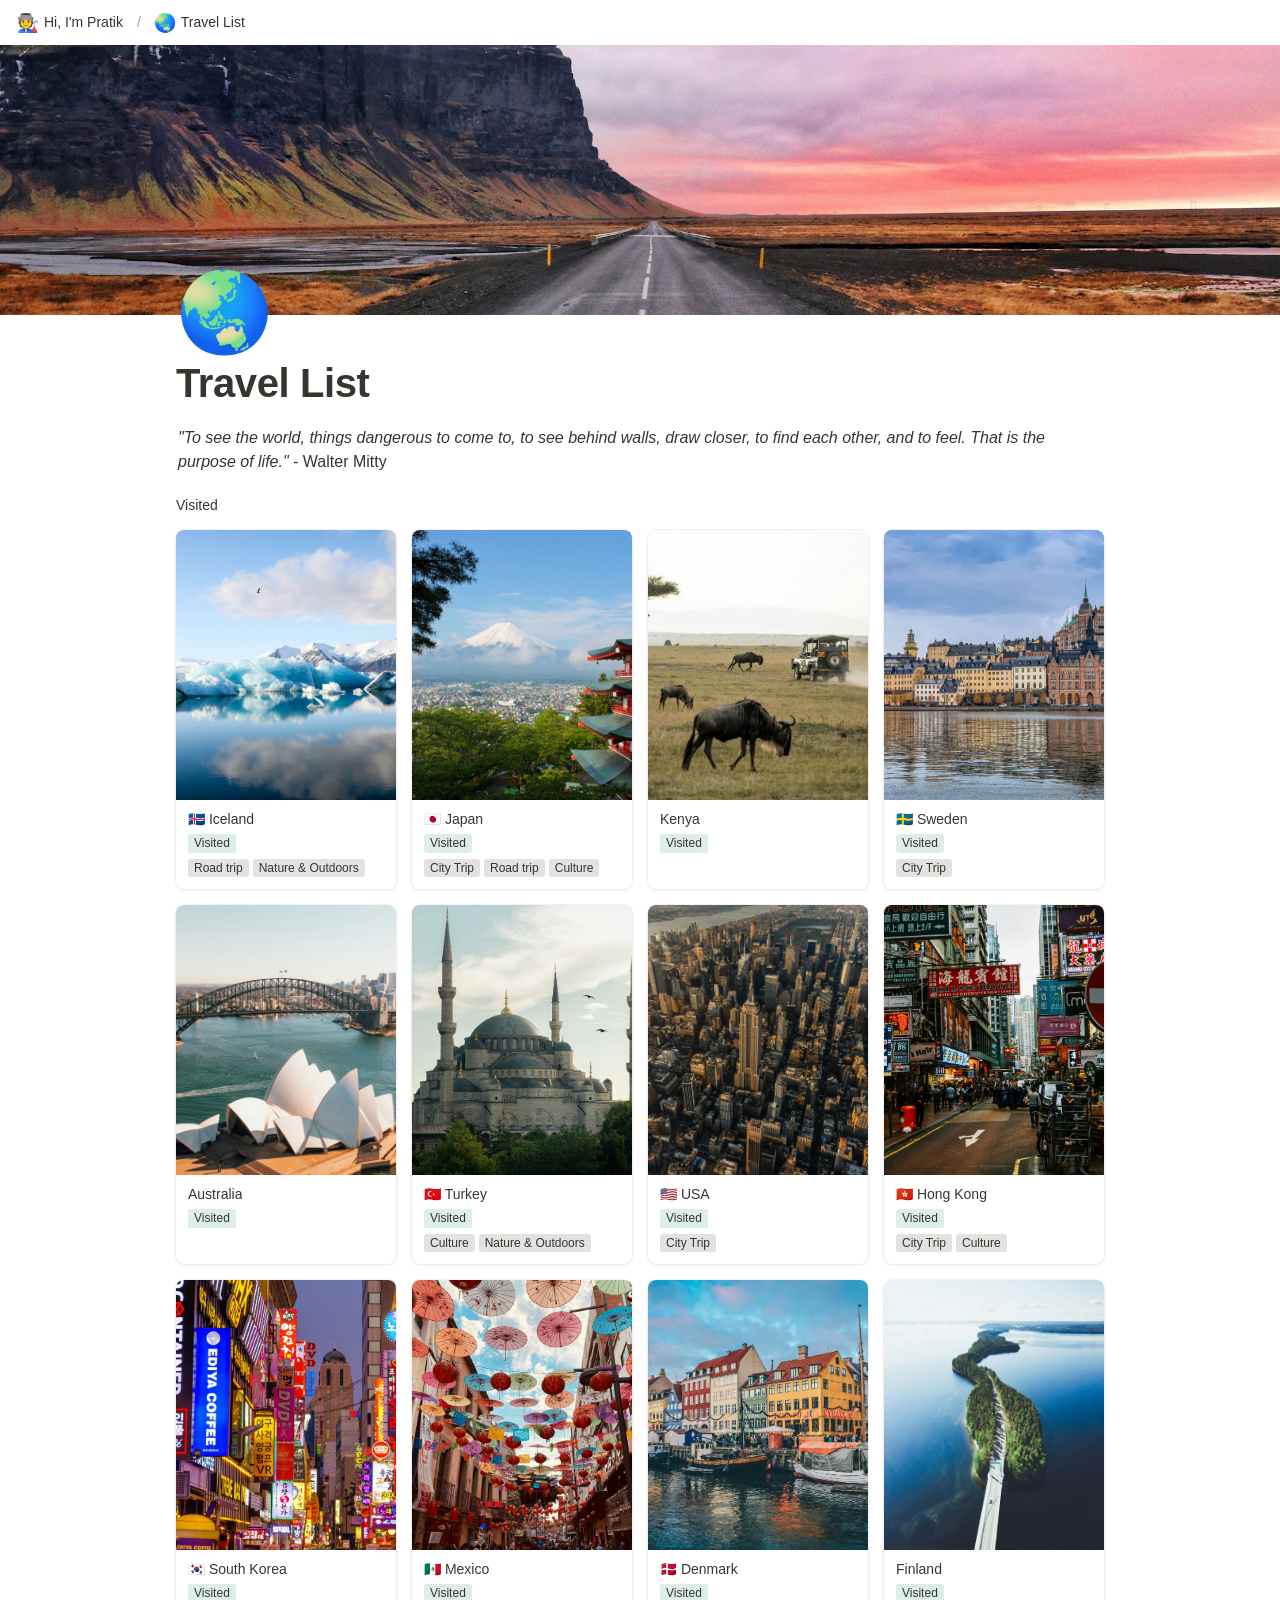
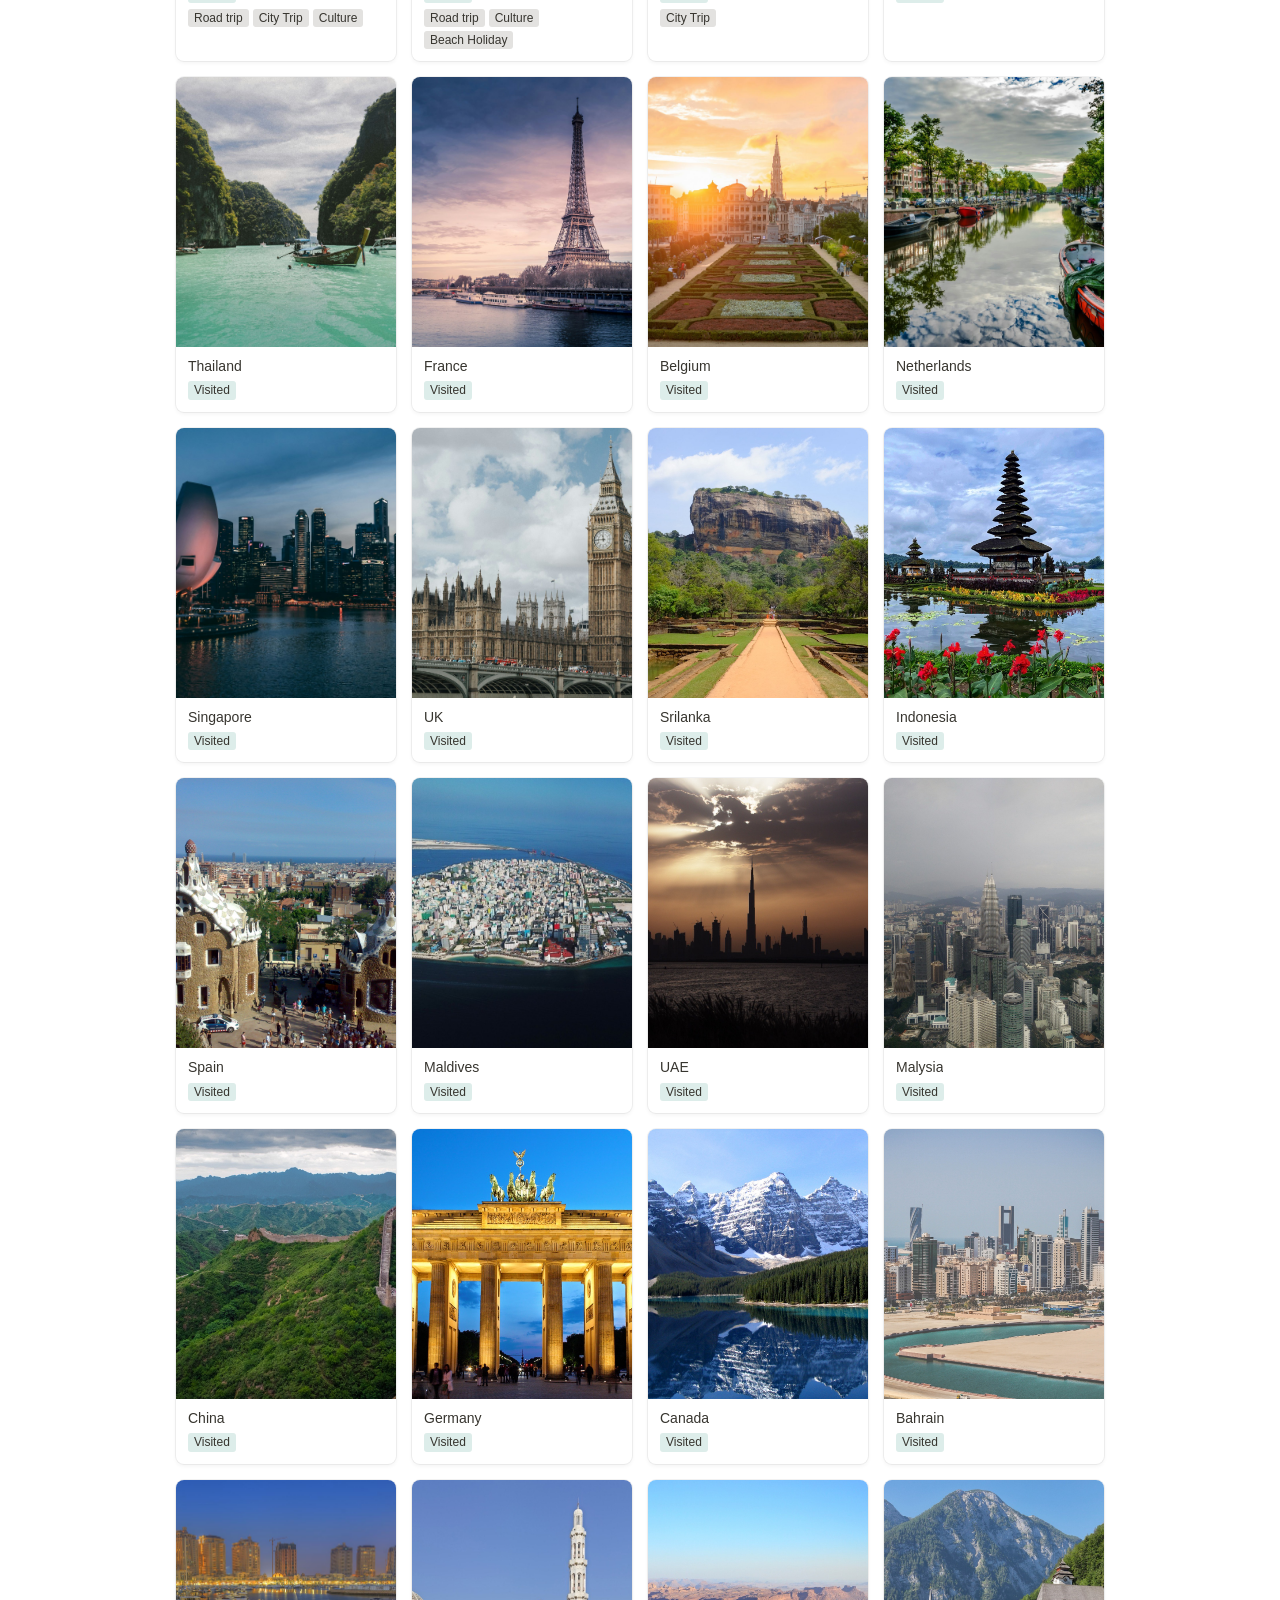
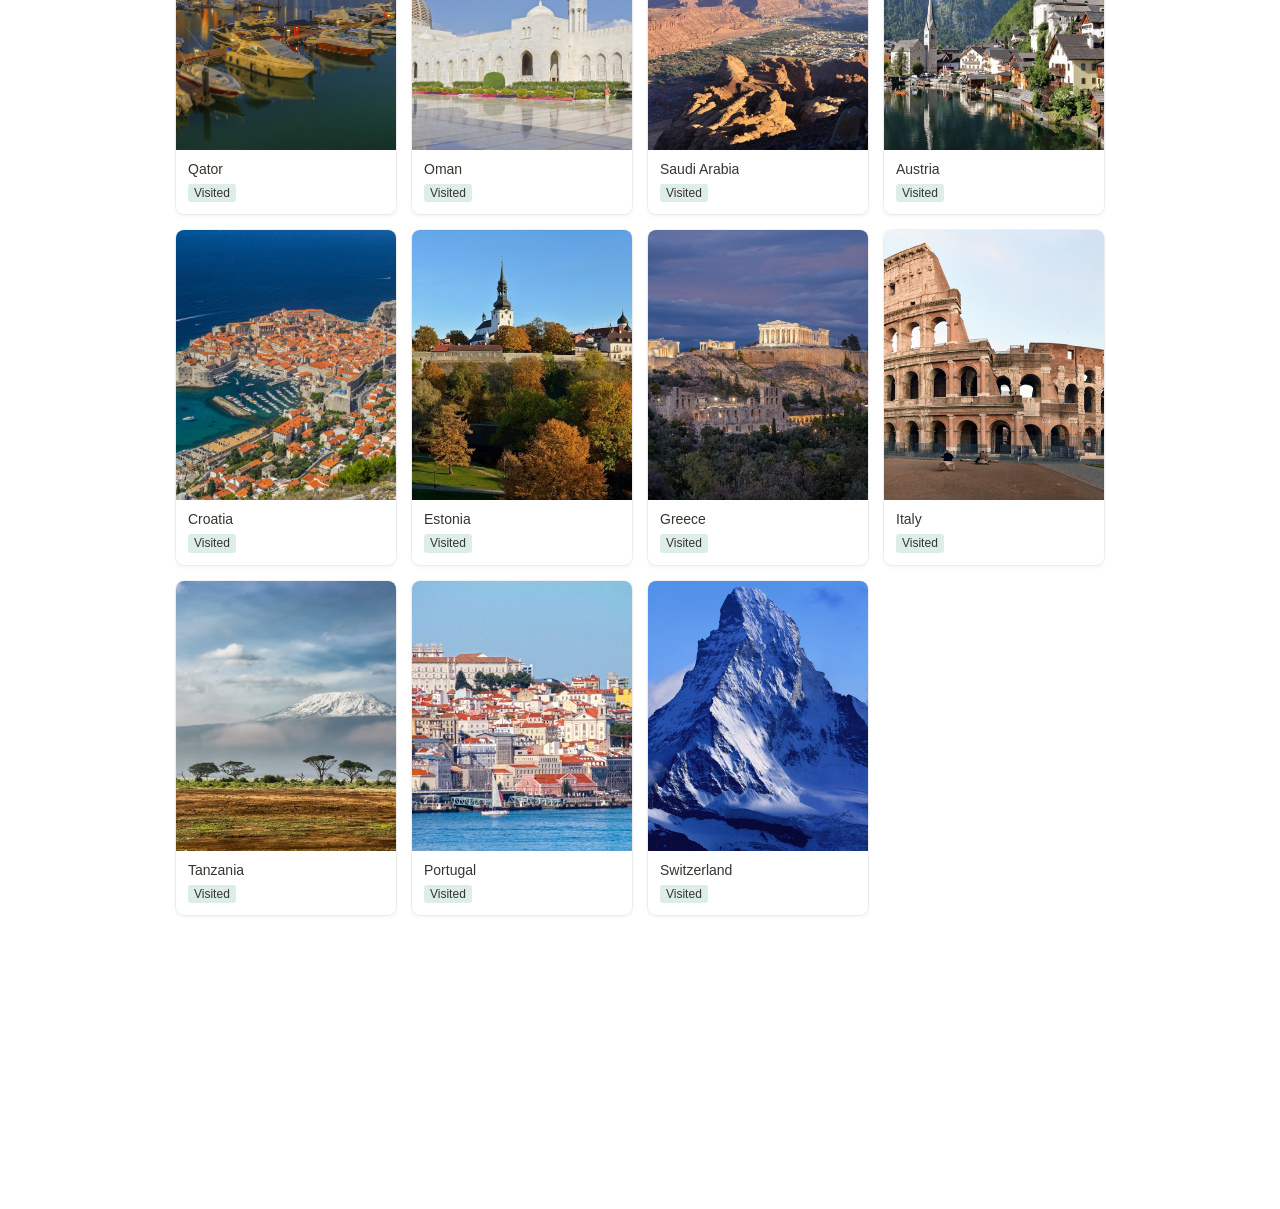
<file: travel.html>
<!DOCTYPE html>
<html lang="en">
<head>
  <meta charset="utf-8">
  <meta name="viewport" content="width=device-width, initial-scale=1">
  <title>Travel List</title>
  <link rel="stylesheet" href="styles.css">
</head>
<body>
  <nav class="topbar">
    <a href="index.html">
      <span class="crumb-icon">🧑‍🏭</span>
      <span class="crumb-title">Hi, I'm Pratik</span>
    </a>
    <span class="sep">/</span>
    <a href="travel.html">
      <span class="crumb-icon">🌏</span>
      <span class="crumb-title">Travel List</span>
    </a>
  </nav>
  <img class="cover cover-travel" src="assets/travel-cover.jpg" alt="">
  <main class="page has-cover">
    <div class="page-icon-wrap" aria-hidden="true">🌏</div>
    <h1 class="page-title">Travel List</h1>
    <p class="quote-line"><em>"To see the world, things dangerous to come to, to see behind walls, draw closer, to find each other, and to feel. That is the purpose of life."</em>  - Walter Mitty</p>
    <div class="collection-label">Visited</div>
    <div class="gallery">
<article class="card"><div class="card-cover cover"><img src="assets/travel/d1d6eb40-4fa0-82b2-966e-8158026e36d5.jpg" alt=""></div><div class="card-body"><div class="card-title"><span>🇮🇸 Iceland</span></div><div class="pills"><span class="pill status-Visited">Visited</span></div><div class="pills"><span class="pill">Road trip</span><span class="pill">Nature &amp; Outdoors</span></div></div></article>
<article class="card"><div class="card-cover cover"><img src="assets/travel/9696eb40-4fa0-83dc-885c-01c6530da1fb.jpg" alt=""></div><div class="card-body"><div class="card-title"><span>🇯🇵 Japan</span></div><div class="pills"><span class="pill status-Visited">Visited</span></div><div class="pills"><span class="pill">City Trip</span><span class="pill">Road trip</span><span class="pill">Culture</span></div></div></article>
<article class="card"><div class="card-cover cover"><img src="assets/travel/39a6eb40-4fa0-80a1-967f-ff7d6def09d8.jpg" alt=""></div><div class="card-body"><div class="card-title"><span>Kenya</span></div><div class="pills"><span class="pill status-Visited">Visited</span></div></div></article>
<article class="card"><div class="card-cover cover"><img src="assets/travel/a796eb40-4fa0-8343-95ee-0140fbed9672.jpg" alt=""></div><div class="card-body"><div class="card-title"><span>🇸🇪 Sweden</span></div><div class="pills"><span class="pill status-Visited">Visited</span></div><div class="pills"><span class="pill">City Trip</span></div></div></article>
<article class="card"><div class="card-cover cover"><img src="assets/travel/39a6eb40-4fa0-80be-93d8-f3846e453522.jpg" alt=""></div><div class="card-body"><div class="card-title"><span>Australia</span></div><div class="pills"><span class="pill status-Visited">Visited</span></div></div></article>
<article class="card"><div class="card-cover cover"><img src="assets/travel/d926eb40-4fa0-8356-bd64-816eba8edce2.jpg" alt=""></div><div class="card-body"><div class="card-title"><span>🇹🇷 Turkey</span></div><div class="pills"><span class="pill status-Visited">Visited</span></div><div class="pills"><span class="pill">Culture</span><span class="pill">Nature &amp; Outdoors</span></div></div></article>
<article class="card"><div class="card-cover cover"><img src="assets/travel/76b6eb40-4fa0-839e-a5e7-81c689ba4dae.jpg" alt=""></div><div class="card-body"><div class="card-title"><span>🇺🇸 USA</span></div><div class="pills"><span class="pill status-Visited">Visited</span></div><div class="pills"><span class="pill">City Trip</span></div></div></article>
<article class="card"><div class="card-cover cover"><img src="assets/travel/d896eb40-4fa0-831b-b174-8129c0a4412c.jpg" alt=""></div><div class="card-body"><div class="card-title"><span>🇭🇰 Hong Kong</span></div><div class="pills"><span class="pill status-Visited">Visited</span></div><div class="pills"><span class="pill">City Trip</span><span class="pill">Culture</span></div></div></article>
<article class="card"><div class="card-cover cover"><img src="assets/travel/23b6eb40-4fa0-82ab-9c29-81cbebf403ca.jpg" alt=""></div><div class="card-body"><div class="card-title"><span>🇰🇷 South Korea</span></div><div class="pills"><span class="pill status-Visited">Visited</span></div><div class="pills"><span class="pill">Road trip</span><span class="pill">City Trip</span><span class="pill">Culture</span></div></div></article>
<article class="card"><div class="card-cover cover"><img src="assets/travel/78a6eb40-4fa0-8396-9732-01f516e8e665.jpg" alt=""></div><div class="card-body"><div class="card-title"><span>🇲🇽 Mexico</span></div><div class="pills"><span class="pill status-Visited">Visited</span></div><div class="pills"><span class="pill">Road trip</span><span class="pill">Culture</span><span class="pill">Beach Holiday</span></div></div></article>
<article class="card"><div class="card-cover cover"><img src="assets/travel/c9d6eb40-4fa0-8291-b604-01c701d369fe.jpg" alt=""></div><div class="card-body"><div class="card-title"><span>🇩🇰 Denmark</span></div><div class="pills"><span class="pill status-Visited">Visited</span></div><div class="pills"><span class="pill">City Trip</span></div></div></article>
<article class="card"><div class="card-cover cover"><img src="assets/travel/39a6eb40-4fa0-80d2-96b1-e8c4b772acc8.jpg" alt=""></div><div class="card-body"><div class="card-title"><span>Finland</span></div><div class="pills"><span class="pill status-Visited">Visited</span></div></div></article>
<article class="card"><div class="card-cover cover"><img src="assets/travel/39a6eb40-4fa0-8021-a9fc-cdbf236985b9.jpg" alt=""></div><div class="card-body"><div class="card-title"><span>Thailand</span></div><div class="pills"><span class="pill status-Visited">Visited</span></div></div></article>
<article class="card"><div class="card-cover cover"><img src="assets/travel/39a6eb40-4fa0-8084-9448-e86c6de11d26.jpg" alt=""></div><div class="card-body"><div class="card-title"><span>France</span></div><div class="pills"><span class="pill status-Visited">Visited</span></div></div></article>
<article class="card"><div class="card-cover cover"><img src="assets/travel/39a6eb40-4fa0-809e-bdbf-ea2881c86ce9.jpg" alt=""></div><div class="card-body"><div class="card-title"><span>Belgium</span></div><div class="pills"><span class="pill status-Visited">Visited</span></div></div></article>
<article class="card"><div class="card-cover cover"><img src="assets/travel/39a6eb40-4fa0-8099-a232-e11ef4b7ed7e.jpg" alt=""></div><div class="card-body"><div class="card-title"><span>Netherlands</span></div><div class="pills"><span class="pill status-Visited">Visited</span></div></div></article>
<article class="card"><div class="card-cover cover"><img src="assets/travel/39a6eb40-4fa0-80b5-b2c4-e61c221d5ced.jpg" alt=""></div><div class="card-body"><div class="card-title"><span>Singapore</span></div><div class="pills"><span class="pill status-Visited">Visited</span></div></div></article>
<article class="card"><div class="card-cover cover"><img src="assets/travel/39a6eb40-4fa0-80a0-8197-e516ff077d8b.jpg" alt=""></div><div class="card-body"><div class="card-title"><span>UK</span></div><div class="pills"><span class="pill status-Visited">Visited</span></div></div></article>
<article class="card"><div class="card-cover cover"><img src="assets/travel/39a6eb40-4fa0-80ce-946e-ca66b245db2d.jpg" alt=""></div><div class="card-body"><div class="card-title"><span>Srilanka</span></div><div class="pills"><span class="pill status-Visited">Visited</span></div></div></article>
<article class="card"><div class="card-cover cover"><img src="assets/travel/39a6eb40-4fa0-80ef-9fb8-fd6d1ee5e486.jpg" alt=""></div><div class="card-body"><div class="card-title"><span>Indonesia</span></div><div class="pills"><span class="pill status-Visited">Visited</span></div></div></article>
<article class="card"><div class="card-cover cover"><img src="assets/travel/39a6eb40-4fa0-80c9-abc4-cf95fdbb88f7.jpg" alt=""></div><div class="card-body"><div class="card-title"><span>Spain</span></div><div class="pills"><span class="pill status-Visited">Visited</span></div></div></article>
<article class="card"><div class="card-cover cover"><img src="assets/travel/39a6eb40-4fa0-8069-8ebb-e4ebd150a187.jpg" alt=""></div><div class="card-body"><div class="card-title"><span>Maldives</span></div><div class="pills"><span class="pill status-Visited">Visited</span></div></div></article>
<article class="card"><div class="card-cover cover"><img src="assets/travel/39a6eb40-4fa0-8097-848e-d91be0e59ced.jpg" alt=""></div><div class="card-body"><div class="card-title"><span>UAE</span></div><div class="pills"><span class="pill status-Visited">Visited</span></div></div></article>
<article class="card"><div class="card-cover cover"><img src="assets/travel/39a6eb40-4fa0-8032-83d8-cfaa992c9552.jpg" alt=""></div><div class="card-body"><div class="card-title"><span>Malysia</span></div><div class="pills"><span class="pill status-Visited">Visited</span></div></div></article>
<article class="card"><div class="card-cover cover"><img src="assets/travel/39a6eb40-4fa0-80ec-b518-edb41fef9eb6.jpg" alt=""></div><div class="card-body"><div class="card-title"><span>China</span></div><div class="pills"><span class="pill status-Visited">Visited</span></div></div></article>
<article class="card"><div class="card-cover cover"><img src="assets/travel/39a6eb40-4fa0-801a-ba56-d0d362fb277c.jpg" alt=""></div><div class="card-body"><div class="card-title"><span>Germany</span></div><div class="pills"><span class="pill status-Visited">Visited</span></div></div></article>
<article class="card"><div class="card-cover cover"><img src="assets/travel/39a6eb40-4fa0-804b-917d-dfee4d540a6c.jpg" alt=""></div><div class="card-body"><div class="card-title"><span>Canada</span></div><div class="pills"><span class="pill status-Visited">Visited</span></div></div></article>
<article class="card"><div class="card-cover cover"><img src="assets/travel/39a6eb40-4fa0-8078-b478-c3bafc0de95b.jpg" alt=""></div><div class="card-body"><div class="card-title"><span>Bahrain</span></div><div class="pills"><span class="pill status-Visited">Visited</span></div></div></article>
<article class="card"><div class="card-cover cover"><img src="assets/travel/39a6eb40-4fa0-80a8-8d8c-fd76007cad20.jpg" alt=""></div><div class="card-body"><div class="card-title"><span>Qator</span></div><div class="pills"><span class="pill status-Visited">Visited</span></div></div></article>
<article class="card"><div class="card-cover cover"><img src="assets/travel/39a6eb40-4fa0-80bc-9b61-c304e2e8e1d2.jpg" alt=""></div><div class="card-body"><div class="card-title"><span>Oman</span></div><div class="pills"><span class="pill status-Visited">Visited</span></div></div></article>
<article class="card"><div class="card-cover cover"><img src="assets/travel/39a6eb40-4fa0-8045-a811-c9119d3648f6.jpg" alt=""></div><div class="card-body"><div class="card-title"><span>Saudi Arabia</span></div><div class="pills"><span class="pill status-Visited">Visited</span></div></div></article>
<article class="card"><div class="card-cover cover"><img src="assets/travel/39a6eb40-4fa0-80f8-b964-eda1e3e62874.jpg" alt=""></div><div class="card-body"><div class="card-title"><span>Austria</span></div><div class="pills"><span class="pill status-Visited">Visited</span></div></div></article>
<article class="card"><div class="card-cover cover"><img src="assets/travel/39a6eb40-4fa0-80eb-9053-edf1a0d7ce19.jpg" alt=""></div><div class="card-body"><div class="card-title"><span>Croatia</span></div><div class="pills"><span class="pill status-Visited">Visited</span></div></div></article>
<article class="card"><div class="card-cover cover"><img src="assets/travel/39a6eb40-4fa0-806c-af3d-ed7392f00b0d.jpg" alt=""></div><div class="card-body"><div class="card-title"><span>Estonia</span></div><div class="pills"><span class="pill status-Visited">Visited</span></div></div></article>
<article class="card"><div class="card-cover cover"><img src="assets/travel/39a6eb40-4fa0-80f8-9495-f30aab287637.jpg" alt=""></div><div class="card-body"><div class="card-title"><span>Greece</span></div><div class="pills"><span class="pill status-Visited">Visited</span></div></div></article>
<article class="card"><div class="card-cover cover"><img src="assets/travel/39a6eb40-4fa0-8096-96ae-d0964979f25b.jpg" alt=""></div><div class="card-body"><div class="card-title"><span>Italy</span></div><div class="pills"><span class="pill status-Visited">Visited</span></div></div></article>
<article class="card"><div class="card-cover cover"><img src="assets/travel/39a6eb40-4fa0-80c4-8228-ea258db323ce.jpg" alt=""></div><div class="card-body"><div class="card-title"><span>Tanzania</span></div><div class="pills"><span class="pill status-Visited">Visited</span></div></div></article>
<article class="card"><div class="card-cover cover"><img src="assets/travel/39a6eb40-4fa0-8057-affd-c01198299211.jpg" alt=""></div><div class="card-body"><div class="card-title"><span>Portugal</span></div><div class="pills"><span class="pill status-Visited">Visited</span></div></div></article>
<article class="card"><div class="card-cover cover"><img src="assets/travel/39a6eb40-4fa0-80f5-bf17-e543259428b1.jpg" alt=""></div><div class="card-body"><div class="card-title"><span>Switzerland</span></div><div class="pills"><span class="pill status-Visited">Visited</span></div></div></article>
    </div>
  </main>
</body>
</html>
</file>
<file: styles.css>
:root {
  --text: #37352f;
  --text-ui: rgba(55, 53, 47, 0.65);
  --text-ui2: rgba(55, 53, 47, 0.45);
  --divider: rgba(55, 53, 47, 0.16);
  --hover: rgba(55, 53, 47, 0.08);
  --bg: #ffffff;
  --callout: #f7f6f3;
  --green: #ddedea;
  --yellow: #fdecc8;
  --gray: #e3e2e0;
  --blue: #d3e5ef;
  --purple: #e8deee;
  --pink: #f5e0e9;
  --brown: #eee0da;
  --orange: #fadec9;
}

* { box-sizing: border-box; }

html, body {
  margin: 0;
  padding: 0;
  background: var(--bg);
  color: var(--text);
  font-family: ui-sans-serif, -apple-system, BlinkMacSystemFont, "Segoe UI",
    Helvetica, "Apple Color Emoji", Arial, sans-serif, "Segoe UI Emoji",
    "Segoe UI Symbol";
  font-size: 16px;
  line-height: 1.5;
  -webkit-font-smoothing: auto;
}

a {
  color: inherit;
  text-decoration: underline;
  text-decoration-color: rgba(55, 53, 47, 0.35);
  text-underline-offset: 3px;
  overflow-wrap: anywhere;
}
a:hover { text-decoration-color: var(--text); }

.topbar {
  position: sticky;
  top: 0;
  z-index: 20;
  height: 45px;
  display: flex;
  align-items: center;
  gap: 6px;
  padding: 0 12px;
  background: rgba(255, 255, 255, 0.85);
  backdrop-filter: saturate(180%) blur(12px);
  font-size: 14px;
  color: var(--text);
}
.topbar a {
  text-decoration: none;
  display: inline-flex;
  align-items: center;
  gap: 6px;
  padding: 4px 6px;
  border-radius: 4px;
  min-width: 0;
}
.topbar a:hover { background: var(--hover); }
.topbar .crumb-icon {
  width: 20px;
  height: 20px;
  font-size: 18px;
  line-height: 20px;
  display: inline-flex;
  align-items: center;
  justify-content: center;
  flex-shrink: 0;
}
.topbar .crumb-icon img { width: 20px; height: 20px; }
.topbar .sep { color: var(--text-ui2); margin: 0 2px; }
.topbar .crumb-title {
  white-space: nowrap;
  overflow: hidden;
  text-overflow: ellipsis;
}

.cover {
  width: 100%;
  height: 30vh;
  min-height: 130px;
  max-height: 280px;
  object-fit: cover;
  display: block;
}
.cover-books { object-position: center 50%; }
.cover-travel { object-position: center 50%; }

.page {
  width: 100%;
  max-width: 900px;
  margin: 0 auto;
  padding: 16px 96px 30vh;
}
.page.has-cover {
  max-width: 1120px;
  padding: 0 96px 30vh;
}
.page.has-cover .page-icon-wrap {
  margin-top: -42px;
  margin-bottom: 8px;
}

.page-icon-wrap {
  width: 78px;
  height: 78px;
  font-size: 78px;
  line-height: 78px;
  margin: 0 0 8px;
}
.page-icon-wrap img {
  width: 78px;
  height: 78px;
  display: block;
}

h1.page-title {
  font-size: 40px;
  font-weight: 700;
  line-height: 1.2;
  margin: 0 0 4px;
  letter-spacing: -0.01em;
}

.block {
  padding: 3px 2px;
  margin: 1px 0;
}
.block.empty { min-height: 1.5em; }

hr.divider {
  border: 0;
  height: 1px;
  background: var(--divider);
  margin: 4px 0;
}

.quote-line {
  padding: 3px 2px;
}
.quote-line em { font-style: italic; }

ul.bullets {
  list-style: disc;
  margin: 0;
  padding: 0 0 0 1.65em;
}
ul.bullets li {
  padding: 4px 2px;
}

.toggle {
  margin: 1px 0;
}
.toggle > summary {
  list-style: none;
  cursor: pointer;
  display: flex;
  align-items: flex-start;
  gap: 2px;
  padding: 3px 2px;
}
.toggle > summary::-webkit-details-marker { display: none; }
.caret {
  width: 24px;
  height: 24px;
  flex-shrink: 0;
  display: inline-flex;
  align-items: center;
  justify-content: center;
  border-radius: 4px;
  margin-top: 1px;
}
.caret:hover { background: var(--hover); }
.caret svg {
  width: 12px;
  height: 12px;
  fill: var(--text);
  transition: transform 0.1s ease;
}
details[open] > summary .caret svg { transform: rotate(90deg); }

.toggle-body {
  padding: 2px 0 8px 24px;
}
.work-item {
  padding: 6px 2px 10px;
  white-space: pre-wrap;
}
.work-item strong { font-weight: 700; }
ul.awards {
  list-style: disc;
  margin: 0;
  padding: 0 0 0 1.65em;
}
ul.awards li { padding: 4px 2px; }

h3.subhead {
  font-size: 1.25em;
  font-weight: 600;
  line-height: 1.3;
  margin: 0.4em 0 2px;
  padding: 3px 2px;
}

.callout {
  background: var(--callout);
  border-radius: 4px;
  padding: 16px 16px 8px;
  margin: 8px 0 24px;
}

.collection-label {
  display: flex;
  align-items: center;
  gap: 8px;
  font-size: 14px;
  font-weight: 500;
  color: var(--text);
  margin: 8px 0 12px;
  padding: 2px 0;
}
.collection-label img { width: 20px; height: 20px; }

.gallery {
  display: grid;
  grid-template-columns: repeat(auto-fill, minmax(220px, 1fr));
  gap: 16px 16px;
  margin: 8px 0 24px;
}

.card {
  border-radius: 8px;
  overflow: hidden;
  background: #fff;
  box-shadow: rgba(15, 15, 15, 0.05) 0 0 0 1px,
    rgba(15, 15, 15, 0.05) 0 2px 4px;
  display: flex;
  flex-direction: column;
  min-width: 0;
}
.card-cover {
  width: 100%;
  aspect-ratio: 1 / 1.15;
  background: #f1f1ef;
  display: flex;
  align-items: center;
  justify-content: center;
  overflow: hidden;
}
.card-cover.contain img {
  width: 100%;
  height: 100%;
  object-fit: contain;
  background: #f7f6f3;
}
.card-cover.cover img {
  width: 100%;
  height: 100%;
  object-fit: cover;
}
.card-cover .placeholder {
  color: var(--text-ui2);
  font-size: 40px;
}
.card-body {
  padding: 10px 12px 12px;
  display: flex;
  flex-direction: column;
  gap: 6px;
  min-width: 0;
}
.card-title {
  font-weight: 500;
  font-size: 14px;
  line-height: 1.3;
  display: flex;
  align-items: center;
  gap: 6px;
  min-width: 0;
}
.card-title span {
  overflow: hidden;
  text-overflow: ellipsis;
  white-space: nowrap;
}
.pills {
  display: flex;
  flex-wrap: wrap;
  gap: 4px;
}
.pill {
  display: inline-block;
  font-size: 12px;
  line-height: 1.2;
  padding: 2px 6px;
  border-radius: 3px;
  background: var(--gray);
  max-width: 100%;
  overflow: hidden;
  text-overflow: ellipsis;
  white-space: nowrap;
}
.pill.status-Finished,
.pill.status-Visited { background: var(--green); }
.pill.status-Reading { background: var(--yellow); }
.pill.status-Want\ to\ Read,
.pill.status-Want { background: var(--gray); }
.pill.genre-Fiction { background: var(--purple); }
.pill.genre-Non-Fiction { background: var(--green); }
.pill.genre-Philosophy { background: var(--blue); }
.pill.genre-History { background: var(--orange); }
.pill.genre-Biography { background: var(--brown); }
.pill.muted { color: var(--text-ui); background: transparent; padding: 0; font-size: 12px; }

@media (max-width: 730px) {
  .page,
  .page.has-cover { padding: 24px 24px 20vh; }
  h1.page-title { font-size: 32px; }
  .page-icon-wrap { width: 58px; height: 58px; font-size: 58px; line-height: 58px; }
  .page-icon-wrap img { width: 58px; height: 58px; }
}
</file>
